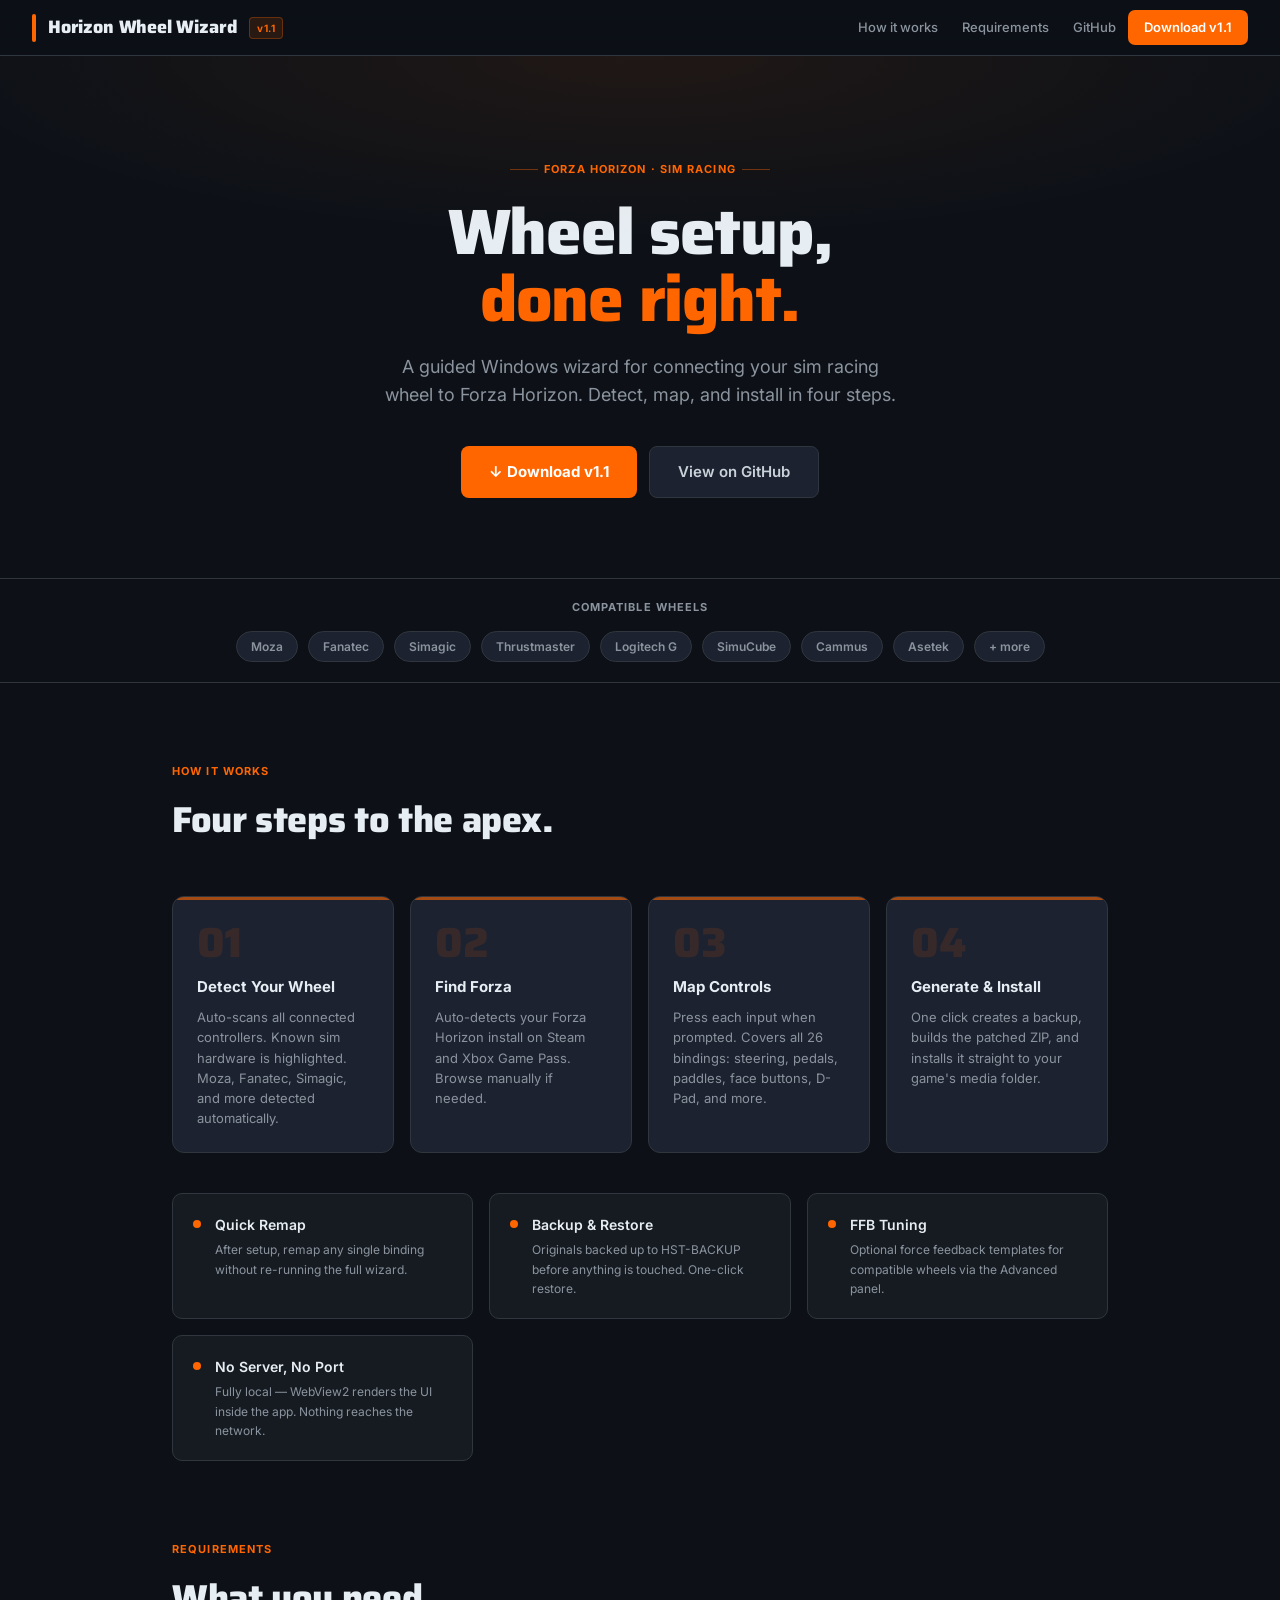
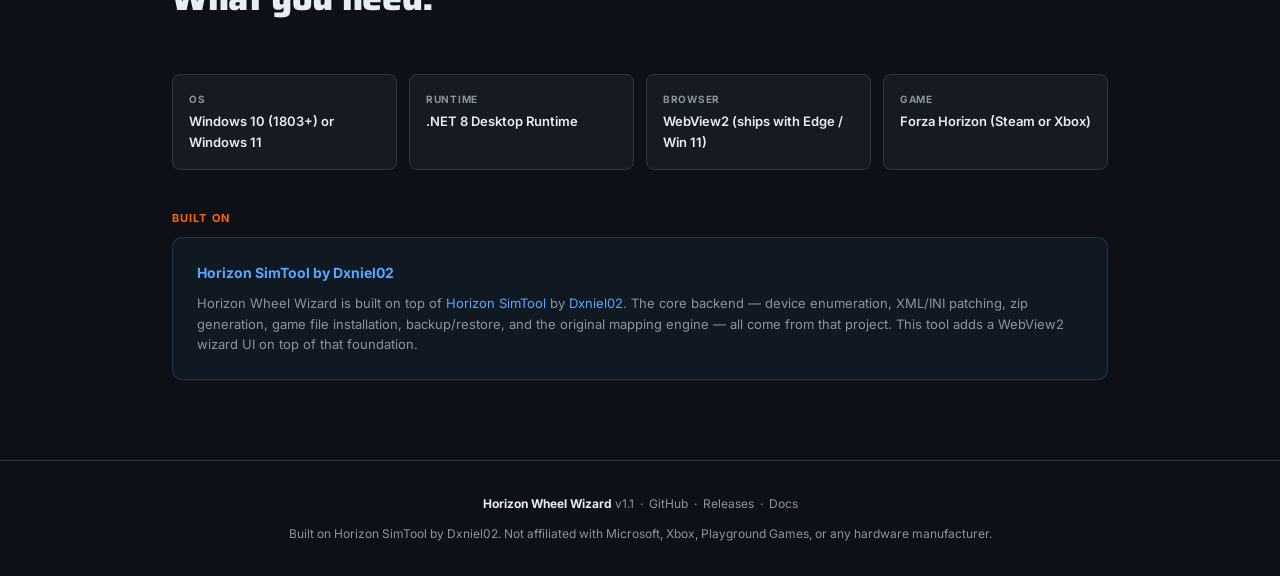
<file: docs/index.html>
<!DOCTYPE html>
<html lang="en">
<head>
<meta charset="UTF-8" />
<meta name="viewport" content="width=device-width, initial-scale=1.0" />
<title>Horizon Wheel Wizard</title>
<meta name="description" content="A guided Windows app for setting up your sim racing wheel in Forza Horizon. Detect your wheel, find the game, map 26 inputs, and install — in one wizard flow." />
<meta property="og:title" content="Horizon Wheel Wizard" />
<meta property="og:description" content="Guided wheel setup wizard for Forza Horizon. Moza, Fanatec, Simagic, Thrustmaster, and more." />
<link rel="preconnect" href="https://fonts.googleapis.com" />
<link rel="preconnect" href="https://fonts.gstatic.com" crossorigin />
<link href="https://fonts.googleapis.com/css2?family=Saira:wght@500;600;700;800&family=Inter:wght@400;500;600&display=swap" rel="stylesheet" />
<style>
*, *::before, *::after { box-sizing: border-box; margin: 0; padding: 0; }
:root {
  --bg: #0d1117;
  --surface: #161b22;
  --card: #1c2230;
  --border: #30363d;
  --muted: #8b949e;
  --text: #c9d1d9;
  --heading: #e6edf3;
  --orange: #ff6600;
  --orange-dim: rgba(255,102,0,.12);
  --green: #3fb950;
  --blue: #58a6ff;
}
html { scroll-behavior: smooth; }
body {
  background: var(--bg);
  color: var(--text);
  font-family: 'Inter', system-ui, sans-serif;
  line-height: 1.6;
  -webkit-font-smoothing: antialiased;
}

/* ── Nav ── */
nav {
  position: sticky;
  top: 0;
  z-index: 100;
  background: rgba(13,17,23,.92);
  backdrop-filter: blur(12px);
  border-bottom: 1px solid var(--border);
  padding: 0 32px;
  display: flex;
  align-items: center;
  height: 56px;
  gap: 12px;
}
.nav-bar { width: 4px; height: 28px; background: var(--orange); border-radius: 2px; flex-shrink: 0; }
.nav-brand {
  font-family: 'Saira', sans-serif;
  font-size: 18px;
  font-weight: 800;
  color: var(--heading);
  letter-spacing: -.01em;
}
.nav-badge {
  font-size: 10px;
  font-weight: 700;
  background: var(--orange-dim);
  color: var(--orange);
  border: 1px solid rgba(255,102,0,.3);
  border-radius: 4px;
  padding: 2px 7px;
  letter-spacing: .04em;
}
.nav-links { margin-left: auto; display: flex; gap: 24px; }
.nav-links a {
  color: var(--muted);
  text-decoration: none;
  font-size: 13px;
  font-weight: 500;
  transition: color .15s;
}
.nav-links a:hover { color: var(--heading); }
.nav-cta {
  display: inline-flex;
  align-items: center;
  gap: 6px;
  background: var(--orange);
  color: #fff;
  text-decoration: none;
  font-size: 13px;
  font-weight: 600;
  padding: 7px 16px;
  border-radius: 7px;
  transition: background .15s;
}
.nav-cta:hover { background: #e05800; }

/* ── Hero ── */
.hero {
  padding: 96px 32px 80px;
  text-align: center;
  position: relative;
  overflow: hidden;
}
.hero::before {
  content: '';
  position: absolute;
  inset: 0;
  background: radial-gradient(ellipse 80% 50% at 50% 0%, rgba(255,102,0,.08) 0%, transparent 70%);
  pointer-events: none;
}
.hero-eyebrow {
  display: inline-flex;
  align-items: center;
  gap: 6px;
  font-size: 11px;
  font-weight: 700;
  text-transform: uppercase;
  letter-spacing: .1em;
  color: var(--orange);
  margin-bottom: 20px;
}
.hero-eyebrow::before, .hero-eyebrow::after {
  content: '';
  width: 28px;
  height: 1px;
  background: rgba(255,102,0,.4);
}
h1 {
  font-family: 'Saira', sans-serif;
  font-size: clamp(36px, 6vw, 64px);
  font-weight: 800;
  color: var(--heading);
  letter-spacing: -.02em;
  line-height: 1.05;
  margin-bottom: 20px;
}
h1 span { color: var(--orange); }
.hero-sub {
  font-size: clamp(15px, 2vw, 18px);
  color: var(--muted);
  max-width: 520px;
  margin: 0 auto 36px;
}
.hero-actions { display: flex; gap: 12px; justify-content: center; flex-wrap: wrap; }
.btn-primary {
  display: inline-flex;
  align-items: center;
  gap: 8px;
  background: var(--orange);
  color: #fff;
  text-decoration: none;
  font-size: 15px;
  font-weight: 700;
  padding: 13px 28px;
  border-radius: 8px;
  transition: background .15s;
}
.btn-primary:hover { background: #e05800; }
.btn-secondary {
  display: inline-flex;
  align-items: center;
  gap: 8px;
  background: var(--card);
  color: var(--text);
  text-decoration: none;
  font-size: 15px;
  font-weight: 600;
  padding: 13px 28px;
  border-radius: 8px;
  border: 1px solid var(--border);
  transition: background .15s;
}
.btn-secondary:hover { background: #21262d; }

/* ── Brands strip ── */
.brands {
  border-top: 1px solid var(--border);
  border-bottom: 1px solid var(--border);
  padding: 20px 32px;
  text-align: center;
}
.brands p { font-size: 11px; font-weight: 700; text-transform: uppercase; letter-spacing: .1em; color: var(--muted); margin-bottom: 14px; }
.brands-list { display: flex; flex-wrap: wrap; justify-content: center; gap: 10px; }
.brand-pill {
  background: var(--card);
  border: 1px solid var(--border);
  border-radius: 20px;
  padding: 5px 14px;
  font-size: 12px;
  font-weight: 600;
  color: var(--muted);
}

/* ── Steps section ── */
.section { padding: 80px 32px; max-width: 1000px; margin: 0 auto; }
.section-label {
  font-size: 11px;
  font-weight: 700;
  text-transform: uppercase;
  letter-spacing: .1em;
  color: var(--orange);
  margin-bottom: 10px;
}
h2 {
  font-family: 'Saira', sans-serif;
  font-size: clamp(24px, 4vw, 36px);
  font-weight: 800;
  color: var(--heading);
  letter-spacing: -.01em;
  margin-bottom: 48px;
}
.steps-grid { display: grid; grid-template-columns: repeat(auto-fit, minmax(210px, 1fr)); gap: 16px; }
.step-card {
  background: var(--card);
  border: 1px solid var(--border);
  border-radius: 12px;
  padding: 24px;
  position: relative;
  overflow: hidden;
}
.step-card::before {
  content: '';
  position: absolute;
  top: 0; left: 0; right: 0;
  height: 3px;
  background: var(--orange);
  opacity: .6;
}
.step-num {
  font-family: 'Saira', sans-serif;
  font-size: 42px;
  font-weight: 800;
  color: rgba(255,102,0,.12);
  line-height: 1;
  margin-bottom: 12px;
}
.step-card h3 {
  font-size: 15px;
  font-weight: 700;
  color: var(--heading);
  margin-bottom: 8px;
}
.step-card p { font-size: 13px; color: var(--muted); line-height: 1.55; }

/* ── Feature list ── */
.features-grid { display: grid; grid-template-columns: repeat(auto-fit, minmax(280px, 1fr)); gap: 16px; margin-top: 40px; }
.feature {
  display: flex;
  gap: 14px;
  background: var(--surface);
  border: 1px solid var(--border);
  border-radius: 10px;
  padding: 20px;
}
.feature-dot {
  width: 8px;
  height: 8px;
  background: var(--orange);
  border-radius: 50%;
  margin-top: 6px;
  flex-shrink: 0;
}
.feature h4 { font-size: 14px; font-weight: 600; color: var(--heading); margin-bottom: 4px; }
.feature p { font-size: 12px; color: var(--muted); }

/* ── Requirements ── */
.req-grid { display: grid; grid-template-columns: repeat(auto-fit, minmax(180px, 1fr)); gap: 12px; margin-top: 28px; }
.req-card {
  background: var(--surface);
  border: 1px solid var(--border);
  border-radius: 8px;
  padding: 16px;
  font-size: 13px;
}
.req-card .req-label { font-size: 10px; font-weight: 700; text-transform: uppercase; letter-spacing: .07em; color: var(--muted); margin-bottom: 4px; }
.req-card .req-val { color: var(--heading); font-weight: 600; }

/* ── Credit ── */
.credit-box {
  background: rgba(88,166,255,.05);
  border: 1px solid rgba(88,166,255,.2);
  border-radius: 10px;
  padding: 24px;
  margin-top: 0;
}
.credit-box h3 { font-size: 14px; font-weight: 700; color: var(--blue); margin-bottom: 8px; }
.credit-box p { font-size: 13px; color: var(--muted); line-height: 1.6; }
.credit-box a { color: var(--blue); text-decoration: none; }
.credit-box a:hover { text-decoration: underline; }

/* ── Footer ── */
footer {
  border-top: 1px solid var(--border);
  padding: 32px;
  text-align: center;
  font-size: 12px;
  color: var(--muted);
  line-height: 1.8;
}
footer a { color: var(--muted); text-decoration: none; }
footer a:hover { color: var(--heading); }

@media (max-width: 600px) {
  nav { padding: 0 16px; }
  .nav-links { display: none; }
  .hero { padding: 64px 20px 56px; }
  .section { padding: 56px 20px; }
}
</style>
</head>
<body>

<nav>
  <div class="nav-bar"></div>
  <span class="nav-brand">Horizon Wheel Wizard</span>
  <span class="nav-badge">v1.1</span>
  <div class="nav-links">
    <a href="#steps">How it works</a>
    <a href="#requirements">Requirements</a>
    <a href="https://github.com/irpina/HorizonWheelWizard">GitHub</a>
  </div>
  <a class="nav-cta" href="https://github.com/irpina/HorizonWheelWizard/releases/tag/v1.1">
    Download v1.1
  </a>
</nav>

<section class="hero">
  <div class="hero-eyebrow">Forza Horizon · Sim Racing</div>
  <h1>Wheel setup,<br><span>done right.</span></h1>
  <p class="hero-sub">A guided Windows wizard for connecting your sim racing wheel to Forza Horizon. Detect, map, and install in four steps.</p>
  <div class="hero-actions">
    <a class="btn-primary" href="https://github.com/irpina/HorizonWheelWizard/releases/tag/v1.1">
      ↓ Download v1.1
    </a>
    <a class="btn-secondary" href="https://github.com/irpina/HorizonWheelWizard">
      View on GitHub
    </a>
  </div>
</section>

<div class="brands">
  <p>Compatible wheels</p>
  <div class="brands-list">
    <span class="brand-pill">Moza</span>
    <span class="brand-pill">Fanatec</span>
    <span class="brand-pill">Simagic</span>
    <span class="brand-pill">Thrustmaster</span>
    <span class="brand-pill">Logitech G</span>
    <span class="brand-pill">SimuCube</span>
    <span class="brand-pill">Cammus</span>
    <span class="brand-pill">Asetek</span>
    <span class="brand-pill">+ more</span>
  </div>
</div>

<div class="section" id="steps">
  <div class="section-label">How it works</div>
  <h2>Four steps to the apex.</h2>
  <div class="steps-grid">
    <div class="step-card">
      <div class="step-num">01</div>
      <h3>Detect Your Wheel</h3>
      <p>Auto-scans all connected controllers. Known sim hardware is highlighted. Moza, Fanatec, Simagic, and more detected automatically.</p>
    </div>
    <div class="step-card">
      <div class="step-num">02</div>
      <h3>Find Forza</h3>
      <p>Auto-detects your Forza Horizon install on Steam and Xbox Game Pass. Browse manually if needed.</p>
    </div>
    <div class="step-card">
      <div class="step-num">03</div>
      <h3>Map Controls</h3>
      <p>Press each input when prompted. Covers all 26 bindings: steering, pedals, paddles, face buttons, D-Pad, and more.</p>
    </div>
    <div class="step-card">
      <div class="step-num">04</div>
      <h3>Generate &amp; Install</h3>
      <p>One click creates a backup, builds the patched ZIP, and installs it straight to your game's media folder.</p>
    </div>
  </div>

  <div class="features-grid">
    <div class="feature">
      <div class="feature-dot"></div>
      <div>
        <h4>Quick Remap</h4>
        <p>After setup, remap any single binding without re-running the full wizard.</p>
      </div>
    </div>
    <div class="feature">
      <div class="feature-dot"></div>
      <div>
        <h4>Backup &amp; Restore</h4>
        <p>Originals backed up to HST-BACKUP before anything is touched. One-click restore.</p>
      </div>
    </div>
    <div class="feature">
      <div class="feature-dot"></div>
      <div>
        <h4>FFB Tuning</h4>
        <p>Optional force feedback templates for compatible wheels via the Advanced panel.</p>
      </div>
    </div>
    <div class="feature">
      <div class="feature-dot"></div>
      <div>
        <h4>No Server, No Port</h4>
        <p>Fully local — WebView2 renders the UI inside the app. Nothing reaches the network.</p>
      </div>
    </div>
  </div>
</div>

<div class="section" id="requirements" style="padding-top:0;">
  <div class="section-label">Requirements</div>
  <h2>What you need.</h2>
  <div class="req-grid">
    <div class="req-card">
      <div class="req-label">OS</div>
      <div class="req-val">Windows 10 (1803+) or Windows 11</div>
    </div>
    <div class="req-card">
      <div class="req-label">Runtime</div>
      <div class="req-val">.NET 8 Desktop Runtime</div>
    </div>
    <div class="req-card">
      <div class="req-label">Browser</div>
      <div class="req-val">WebView2 (ships with Edge / Win 11)</div>
    </div>
    <div class="req-card">
      <div class="req-label">Game</div>
      <div class="req-val">Forza Horizon (Steam or Xbox)</div>
    </div>
  </div>

  <div style="margin-top:40px;">
    <div class="section-label">Built on</div>
    <div class="credit-box">
      <h3>Horizon SimTool by Dxniel02</h3>
      <p>
        Horizon Wheel Wizard is built on top of
        <a href="https://github.com/Dxniel02/Horizon-SimTool">Horizon SimTool</a>
        by <a href="https://github.com/Dxniel02">Dxniel02</a>.
        The core backend — device enumeration, XML/INI patching, zip generation, game file installation,
        backup/restore, and the original mapping engine — all come from that project.
        This tool adds a WebView2 wizard UI on top of that foundation.
      </p>
    </div>
  </div>
</div>

<footer>
  <p>
    <strong style="color:#e6edf3;">Horizon Wheel Wizard</strong> v1.1 &nbsp;·&nbsp;
    <a href="https://github.com/irpina/HorizonWheelWizard">GitHub</a> &nbsp;·&nbsp;
    <a href="https://github.com/irpina/HorizonWheelWizard/releases">Releases</a> &nbsp;·&nbsp;
    <a href="https://github.com/irpina/HorizonWheelWizard/blob/main/README.md">Docs</a>
  </p>
  <p style="margin-top:8px;">
    Built on <a href="https://github.com/Dxniel02/Horizon-SimTool">Horizon SimTool</a> by Dxniel02.
    Not affiliated with Microsoft, Xbox, Playground Games, or any hardware manufacturer.
  </p>
</footer>

</body>
</html>
</file>
